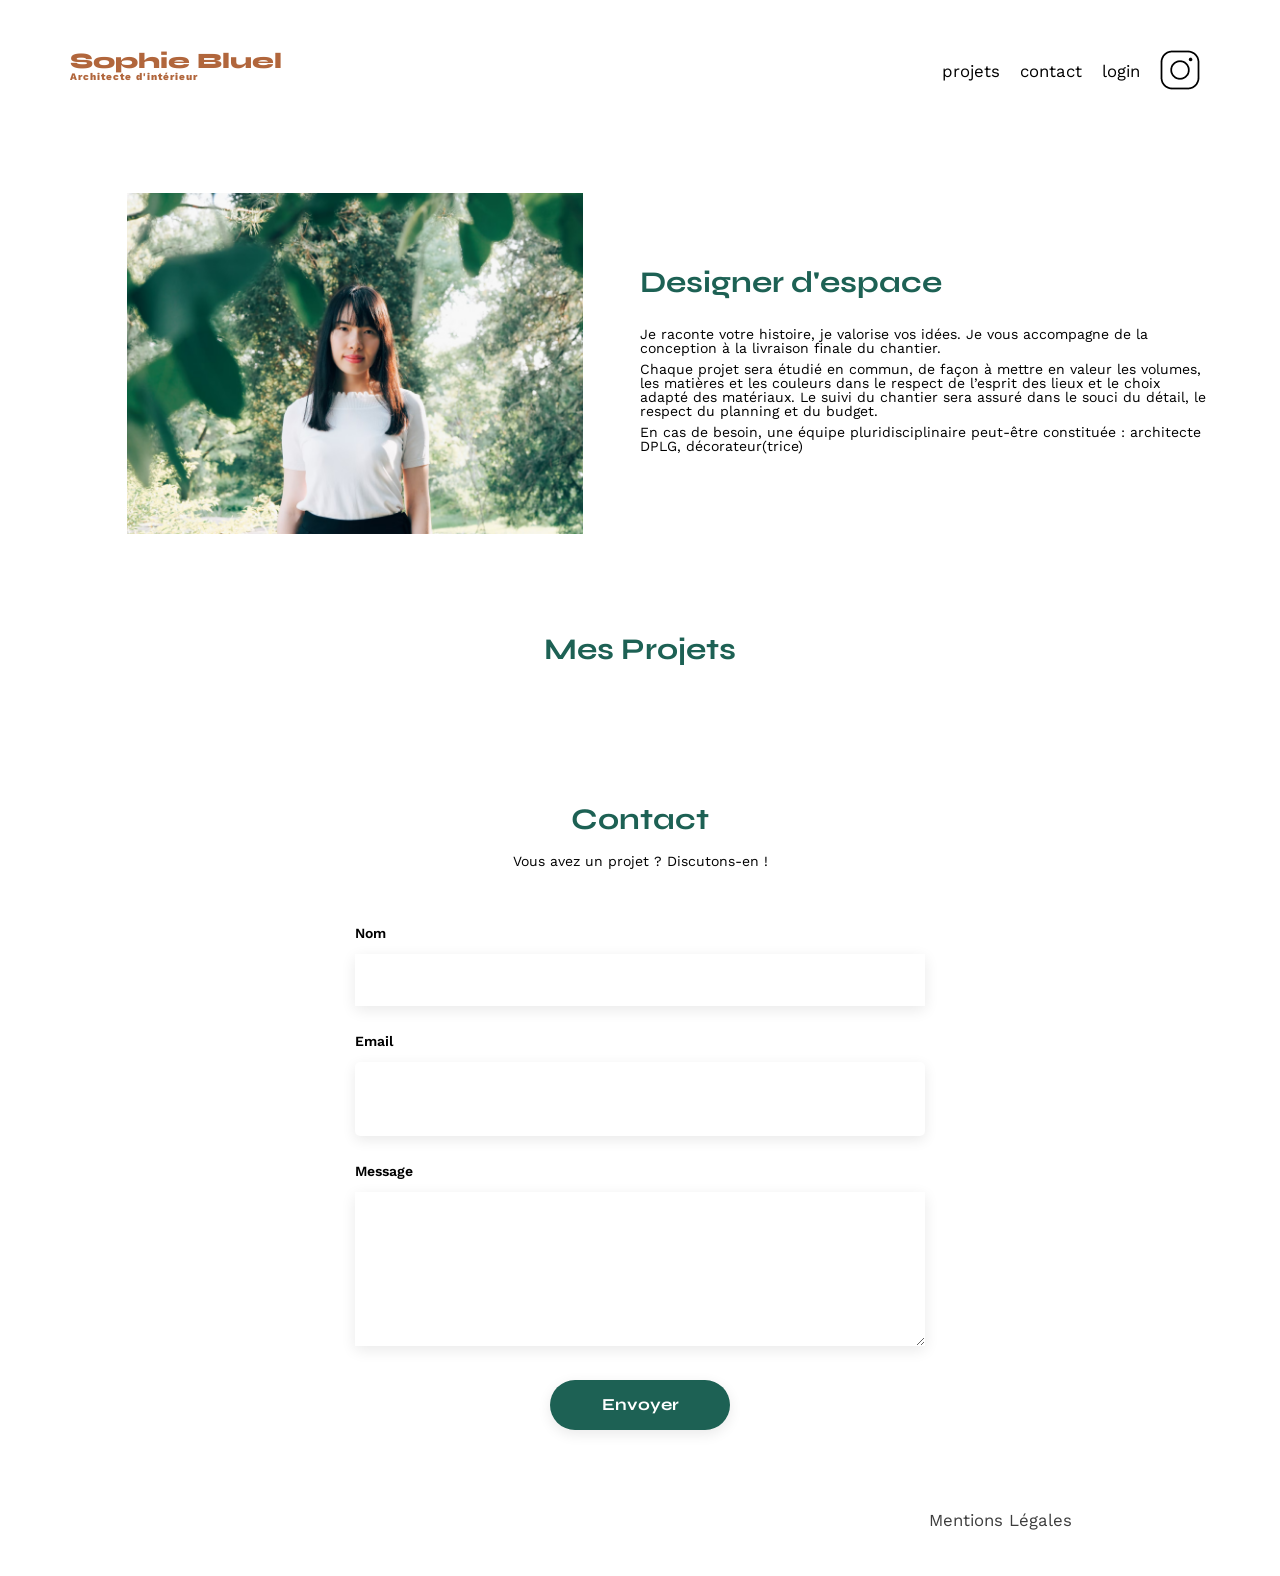
<file: FrontEnd/index.html>
<!DOCTYPE html>
<html lang="fr">
<head>
	<meta charset="UTF-8">
	<title>Sophie Bluel - Architecte d'intérieur</title>
	<meta name="viewport" content="width=device-width, initial-scale=1.0">
	<link rel="preconnect" href="https://fonts.googleapis.com">
	<link rel="preconnect" href="https://fonts.gstatic.com" crossorigin>
	<link href="https://fonts.googleapis.com/css2?family=Syne:wght@700;800&family=Work+Sans&display=swap" rel="stylesheet">
	<meta name="description" content="">
	<link rel="stylesheet" href="./assets/style.css">
</head>
<body>
<header>
	<h1>Sophie Bluel <span>Architecte d'intérieur</span></h1>
	<nav>
		<ul>
			<li>projets</li>
			<li>contact</li>
			<li><a href="login.html" class="login">login</a></li>
			<li><img src="./assets/icons/instagram.png" alt="Instagram"></li>
		</ul>
	</nav>
</header>
<main>
	<section id="introduction">
		<figure>
			<img src="./assets/images/sophie-bluel.png" alt="">
		</figure>
		<article>
			<h2>Designer d'espace</h2>
			<p>Je raconte votre histoire, je valorise vos idées. Je vous accompagne de la conception à la livraison finale du chantier.</p>
			<p>Chaque projet sera étudié en commun, de façon à mettre en valeur les volumes, les matières et les couleurs dans le respect de l’esprit des lieux et le choix adapté des matériaux. Le suivi du chantier sera assuré dans le souci du détail, le respect du planning et du budget.</p>
			<p>En cas de besoin, une équipe pluridisciplinaire peut-être constituée : architecte DPLG, décorateur(trice)</p>
		</article>
	</section>
	<section id="portfolio">
		<h2>Mes Projets</h2>
		<div class="categories">
			
		       	<!-- button categories-->

				<!-- end button categories-->
		   </div>
		<div class="gallery">
			<!-- gallery items -->
		
			<!-- end gallery items -->
		</div>
	</section>
	<section id="contact">
		<h2>Contact</h2>
		<p>Vous avez un projet ? Discutons-en !</p>
		<form action="#" method="post">
			<label for="name">Nom</label>
			<input type="text" name="name" id="name">
			<label for="email">Email</label>
			<input type="email" name="email" id="email">
			<label for="message">Message</label>
			<textarea name="message" id="message" cols="30" rows="10"></textarea>
			<input type="submit" value="Envoyer">
		</form>
	</section>
</main>

<footer>
	<nav>
		<ul>
			<li>Mentions Légales</li>
		</ul>
	</nav>
</footer>
<script src="script.js"></script>
</body>
</html>
</file>
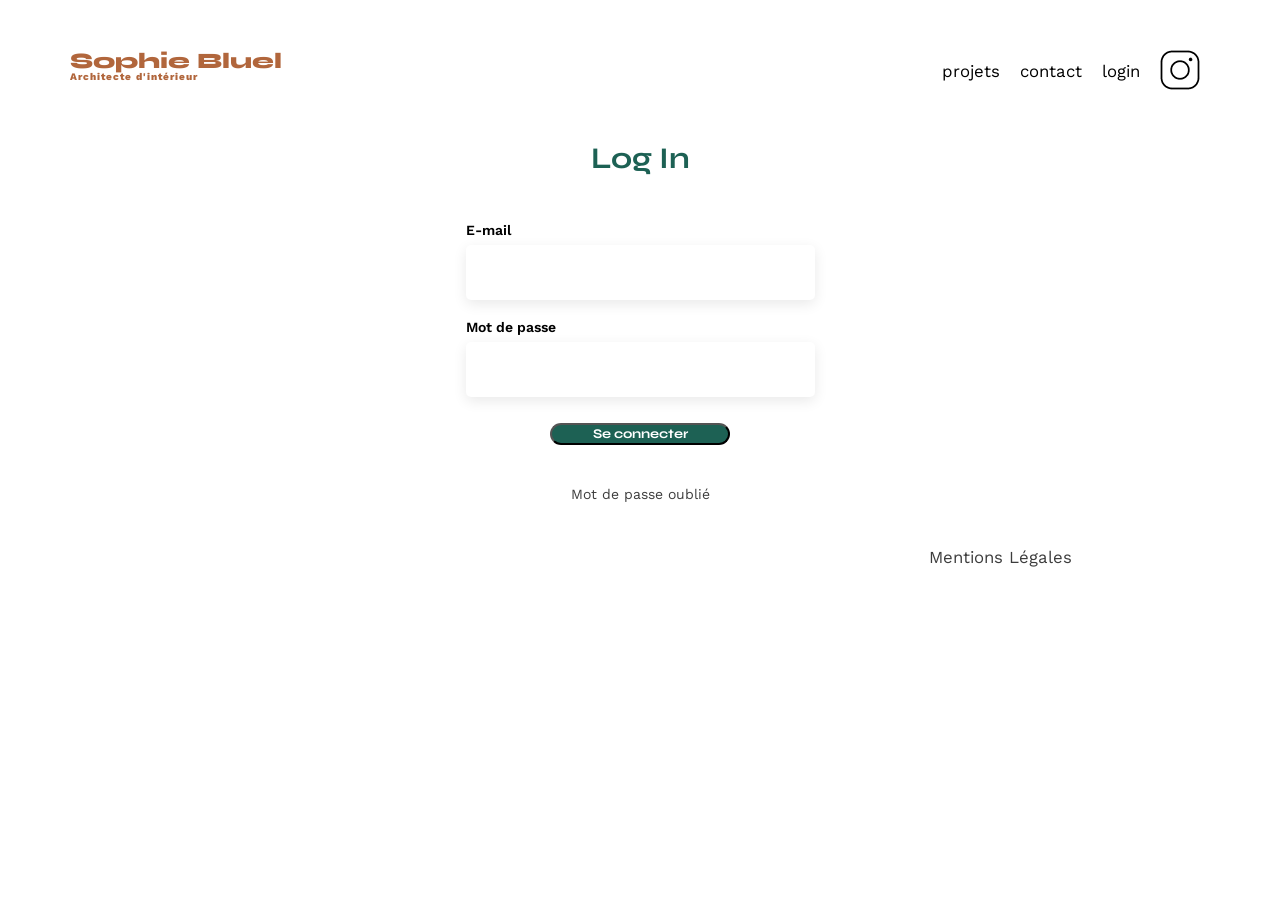
<file: FrontEnd/login.html>
<!DOCTYPE html>
<html lang="fr">
<head>
    <meta charset="UTF-8">
	<title>Page de Connexion</title>
	<meta name="viewport" content="width=device-width, initial-scale=1.0">
    <link rel="preconnect" href="https://fonts.googleapis.com">
	<link rel="preconnect" href="https://fonts.gstatic.com" crossorigin>
	<link href="https://fonts.googleapis.com/css2?family=Syne:wght@700;800&family=Work+Sans&display=swap" rel="stylesheet">
	<meta name="description" content="">
	<link rel="stylesheet" href="./assets/style.css">
    </head>
    <body>
		<header>
			<h1>Sophie Bluel <span>Architecte d'intérieur</span></h1>
			<nav>
				<ul>
					<li>projets</li>
					<li>contact</li>
					<li><a href="login.html" class="login">login</a></li>
					<li><img src="./assets/icons/instagram.png" alt="Instagram"></li>
				</ul>
			</nav>
		</header>
		<main>
			<h2>Log In</h2>
			<form class="login-form">
				<label for="email">E-mail</label>
				<input type="email" id="email" name="email" required></input>
				<label for="password">Mot de passe</label>
				<input type="password" id="password" name="password" required></input>
				<button type="submit" classe="btn-login">Se connecter</button>
                <form onsubmit="return valider()"></form>
				<a href="#" class="forgot-password">Mot de passe oublié</a>
			</form>
		</main>
		<footer>
			<nav>
				<ul>
					<li>Mentions Légales</li>
				</ul>
			</nav>
		</footer>
	<script src="login.js"></script>
    </body>
</html>
</file>
<file: FrontEnd/assets/style.css>
/* http://meyerweb.com/eric/tools/css/reset/
   v2.0 | 20110126
   License: none (public domain)
*/

html, body, div, span, applet, object, iframe,
h1, h2, h3, h4, h5, h6, p, blockquote, pre,
a, abbr, acronym, address, big, cite, code,
del, dfn, em, img, ins, kbd, q, s, samp,
small, strike, strong, sub, sup, tt, var,
b, u, i, center,
dl, dt, dd, ol, ul, li,
fieldset, form, label, legend,
table, caption, tbody, tfoot, thead, tr, th, td,
article, aside, canvas, details, embed,
figure, figcaption, footer, header, hgroup,
menu, nav, output, ruby, section, summary,
time, mark, audio, video {
	margin: 0;
	padding: 0;
	border: 0;
	font-size: 100%;
	font: inherit;
	vertical-align: baseline;
}
/* HTML5 display-role reset for older browsers */
article, aside, details, figcaption, figure,
footer, header, hgroup, menu, nav, section {
	display: block;
}
body {
	line-height: 1;
}
ol, ul {
	list-style: none;
}
blockquote, q {
	quotes: none;
}
blockquote:before, blockquote:after,
q:before, q:after {
	content: '';
	content: none;
}
table {
	border-collapse: collapse;
	border-spacing: 0;
}
/** end reset css**/
body {
	max-width: 1140px;
	margin:auto;
	font-family: 'Work Sans' ;
	font-size: 14px;
}
header {
	display: flex;
	justify-content: space-between;
	margin: 50px 0
}
section {
	margin: 50px 0
}

a {
	text-decoration: none;
	color: inherit;
}

h1{
	display: flex;
	flex-direction: column;
	font-family: 'Syne';
	font-size: 22px;
	font-weight: 800;
	color: #B1663C
}

h1 > span {
	font-family: 'Work Sans';
	font-size:10px;
	letter-spacing: 0.1em;
;
}

h2{
	font-family: 'Syne';
	font-weight: 700;
	font-size: 30px;
	color: #1D6154
}
nav ul {
	display: flex;
	align-items: center;
	list-style-type: none;

}
nav li {
	padding: 0 10px;
	font-size: 1.2em;
}

li:hover {
	color: #B1663C;
}
#introduction {
	display: flex;
	align-items: center;
}
#introduction figure {
	flex: 1
}
#introduction img {
	display: block;
	margin: auto;
	width: 80%;
}

#introduction article {
	flex: 1
}
#introduction h2 {
	margin-bottom: 1em;
}

#introduction p {
	margin-bottom: 0.5em;
}
#portfolio h2 {
	text-align: center;
	margin-bottom: 1em;
}

.categories {
	display: flex;
    flex-wrap: wrap;
    justify-content: center;
    margin-bottom: 60px;
    margin-top: 30px;
    gap: 10px;
}

.categories button {
    border-radius: 60px;
    border: 1px solid #1D6154;
    background-color: white;
    height: 37px;
    font-family: 'Syne';
    color: #1D6154;
    font-size: 16px;
    font-weight: bold;
    padding-left: 15px;
    padding-right: 15px;
}

.categories button:hover, .categories .active {
    color: white;
    background-color: #1D6154;
    cursor: pointer;
}

.gallery {
	width: 100%;
	display: grid;
	grid-template-columns: 1fr 1fr 1fr;
	grid-column-gap: 20px;
	grid-row-gap: 20px;
}

.gallery img {
	width: 100%;

}
#contact, #log{
	width: 50%;
    margin: auto;
}
#contact > * {
	text-align: center;

}
#contact h2, #log h2 {
	margin-bottom: 20px;
}
#contact form, #log form {
	text-align: left;
	margin-top:30px;
	display: flex;
	flex-direction: column;
}

#contact input, #log input {
	height: 50px;
	font-size: 1.2em;
	border: none;
	box-shadow: 0px 4px 14px rgba(0, 0, 0, 0.09);
}
#contact label, #log label {
	margin: 2em 0 1em 0;
}
#contact textarea {
	border: none;
	box-shadow: 0px 4px 14px rgba(0, 0, 0, 0.09);
}

input [type="submit"] {
	font-family: 'Syne';
	font-weight: 700;
	margin : 2em auto ;
	width: 180px;
	text-align: center;
	border-radius: 60px ;
}

[type="submit"] {
	font-family: 'Syne';
	font-weight: 700;
	color: white;
	background-color: #1d6154;
	margin : 2em auto;
	width: 180px;
	text-align: center;
	border-radius: 60px;
}

footer nav ul {
	display: flex;
	justify-content: flex-end;
	margin: 2em
}

#contact {
	width: 50%;
    margin: auto;
}
#contact > * {
	text-align: center;

}

#contact input {
	height: 50px;
	font-size: 1.2em;
	border: none;
	box-shadow: 0px 4px 14px rgba(0, 0, 0, 0.09);
}
#contact label {
	margin: 2em 0 1em 0;
}
#contact textarea {
	border: none;
	box-shadow: 0px 4px 14px rgba(0, 0, 0, 0.09);
}

footer nav ul {
	display: flex;
	justify-content: flex-end;
	margin: 2em;
}

/* ====== MAIN LOGIN ====== */
main {
  display: flex;
  flex-direction: column;
  align-items: center;
  justify-content: center;
  flex-grow: 1;
  margin-top: 40px;
}

main h2 {
  font-family: "Syne", sans-serif;
  font-size: 30px;
  color: #1d6154;
  margin-bottom: 30px;
}

form {
  display: flex;
  flex-direction: column;
  background-color: #fff;
  border-radius: 10px;
}

label {
  font-weight: 600;
  margin-top: 20px;
  margin-bottom: 8px;
}

input[type="email"],
input[type="password"] {
  border: 1px solid #d5d5d5;
  border-radius: 5px;
  padding: 12px;
  font-size: 26px;
  outline: none;
  border: none;
  transition: border-color 0.3s;
  box-shadow: 0px 4px 14px rgba(0, 0, 0, 0.09);
}

input[type="email"]:focus,
input[type="password"]:focus {
  border-color: #1d6154;
}

input.btn-login {
  background-color: #1d6154;
  color: white;
   font-family: "Syne";
  border: none;
  border-radius: 25px;
  padding: 12px;
  margin-top: 30px;
  font-size: 16px;
  font-weight: 600;
  cursor: pointer;
  transition: background-color 0.3s;
}

input.btn-login:hover {
  background-color: #0e4038;
}

/* Lien "Mot de passe oublié" */
a.forgot-password {
  text-align: center;
  margin-top: 15px;
  color: #3d3d3d;
  text-decoration: none;
  font-size: 14px;
}

a.forgot-password:hover {
  text-decoration: underline;
}

/* ====== FOOTER ====== */
footer {
  text-align: right;
  padding: 20px 100px;
  font-size: 14px;
  color: #3d3d3d;
}
</file>
